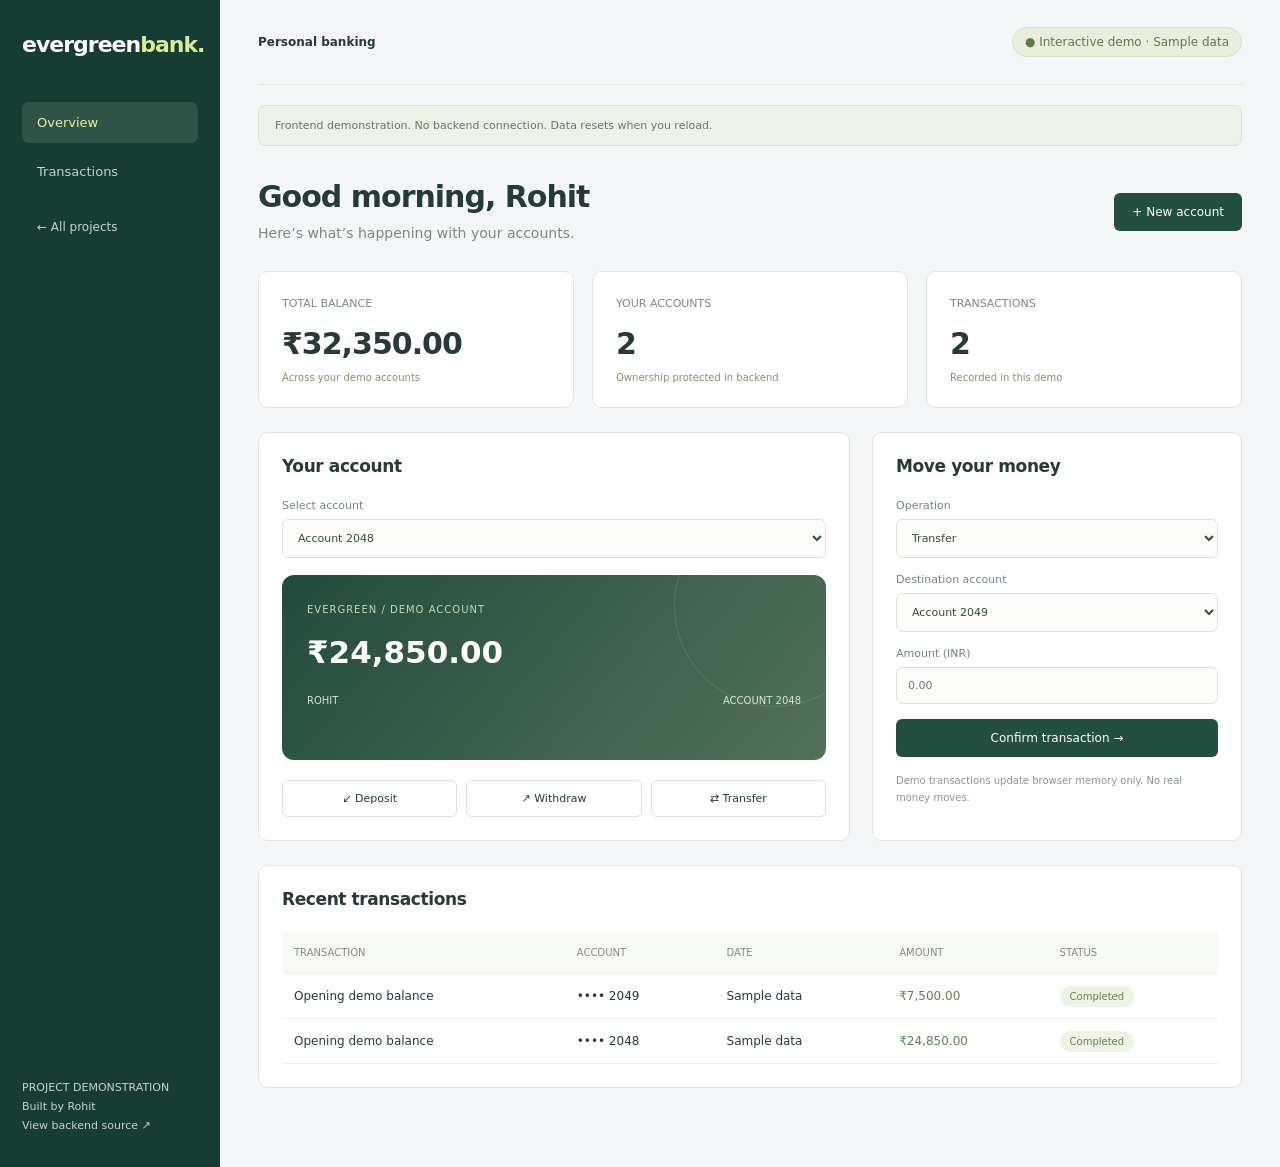
<file: frontend/index.html>
<!doctype html><html lang="en"><head><meta charset="utf-8"><meta name="viewport" content="width=device-width,initial-scale=1"><title>Banking | Rohit’s project demo</title><style>*{box-sizing:border-box}body{margin:0;background:#f4f6f8;color:#263b39;font:14px system-ui,sans-serif}button,input,select{font:inherit}button,a{cursor:pointer}button{border:0;background:none;color:inherit}a{color:inherit;text-decoration:none}button:focus-visible,a:focus-visible,input:focus-visible{outline:3px solid #b0cc70;outline-offset:3px}.layout{display:grid;grid-template-columns:220px 1fr;min-height:100vh}aside{background:#173c34;color:#c4d4ca;padding:32px 22px;display:flex;flex-direction:column}.brand{font-size:22px;font-weight:750;color:white;letter-spacing:-1px;margin-bottom:45px}.brand span{color:#d9eb9c}aside button{display:block;text-align:left;padding:13px 15px;margin-bottom:8px;border-radius:7px;width:100%;font-size:13px}aside button.active{background:#315247;color:#e2f29e}aside small{margin-top:auto;font-size:11px;line-height:1.7;padding-top:40px}.workspace{padding:0 38px 45px;max-width:1500px;width:100%;margin:auto}.top{display:flex;justify-content:space-between;align-items:center;height:85px;border-bottom:1px solid #dfe5df;font-size:12px}.top span{background:#e9efdc;border:1px solid #d7e1c8;padding:7px 12px;border-radius:20px;color:#60784b}.heading{display:flex;align-items:center;justify-content:space-between;margin:33px 0 25px}h1{font-size:30px;letter-spacing:-1px;margin:0 0 8px;font-weight:650}p{color:#7b8983;line-height:1.7;margin:0}.primary{background:#244e40;color:white;border-radius:6px;padding:12px 18px;font-size:12px}.stats{display:grid;grid-template-columns:repeat(3,1fr);gap:18px}.stat,.panel{background:white;border:1px solid #e0e6df;border-radius:10px;padding:23px}.stat p{font-size:11px}.stat strong{font-size:30px;display:block;margin:13px 0 7px;letter-spacing:-1px}.stat small{color:#7f9472;font-size:10px}.columns{display:grid;grid-template-columns:1.6fr 1fr;gap:22px;margin:24px 0}h2{font-size:17px;letter-spacing:-.4px;margin:0 0 23px}.account{background:linear-gradient(130deg,#234b3d,#53715a);border-radius:12px;color:white;padding:25px;min-height:185px;position:relative;overflow:hidden}.account:after{content:'';position:absolute;width:200px;height:200px;border:1px solid #ffffff20;border-radius:50%;right:-50px;top:-70px}.account small{color:#c4d7b6;font-size:10px;letter-spacing:1px}.account strong{display:block;font-size:31px;margin:18px 0 22px}.account p{color:#d7e3d2;font-size:10px;display:flex;justify-content:space-between}.quick{display:flex;gap:9px;margin-top:20px}.quick button{border:1px solid #dae3d6;border-radius:6px;padding:11px;flex:1;font-size:11px}.fields{display:grid;gap:15px}label{display:grid;gap:7px;font-size:11px;color:#75877a}input,select{padding:11px;border:1px solid #dce4d7;border-radius:6px;background:#fcfdfb;min-width:0;width:100%;color:#304d41}.hint{font-size:10px;color:#8a978c;line-height:1.7;margin-top:15px}.table-wrap{overflow:auto}table{border-collapse:collapse;width:100%;text-align:left;font-size:12px;white-space:nowrap}th{background:#f7f9f5;color:#82917d;font-size:10px;font-weight:500}td,th{padding:15px 12px;border-bottom:1px solid #edf0e9}td small{font-size:10px;color:#8a9786}.pill{border-radius:20px;background:#edf3e5;color:#69824f;font-size:10px;padding:5px 10px}.negative{color:#a26e56}.positive{color:#63854c}#notice{color:#426342;min-height:22px;font-size:12px;margin-top:12px}.section[hidden]{display:none}.catalog{display:grid;grid-template-columns:repeat(3,1fr);gap:18px;margin-top:22px}.book-card{border:1px solid #e1e7dd;border-radius:10px;background:white;padding:20px}.cover{height:155px;display:flex;justify-content:center;align-items:center;background:#eef1e7;margin-bottom:18px;border-radius:7px}.cover div{width:90px;height:125px;background:#a9b697;border-left:7px solid #778c67;border-radius:2px 6px 6px 2px;box-shadow:8px 9px 13px #364d391a;padding:15px 9px;font:19px Georgia;color:#2d4938}.book-card h3{font-size:14px;margin:0 0 6px}.book-card p{font-size:11px}.book-card .bottom{display:flex;justify-content:space-between;align-items:center;margin-top:18px}.book-card button{font-size:11px;color:#456a3d;border:1px solid #d9e3cf;padding:8px 12px;border-radius:5px}.book-card button:disabled{opacity:.45;cursor:default}.toolbar{display:flex;gap:15px}.toolbar input{max-width:360px}.demo-note{background:#edf1e7;border:1px solid #dce4d3;padding:13px 16px;border-radius:7px;font-size:11px;color:#68785e;margin:20px 0}.empty{padding:20px;color:#7b8983} @media(max-width:900px){.layout{grid-template-columns:175px 1fr}.workspace{padding:0 20px 30px}.columns{grid-template-columns:1fr}.catalog{grid-template-columns:repeat(2,1fr)}.stat{padding:16px}.stat strong{font-size:23px}}@media(max-width:600px){.layout{display:block}aside{padding:17px;display:block}.brand{margin:0 0 15px}aside button{display:inline-block;width:auto;margin:0;padding:10px}aside small{display:none}.workspace{padding:0 17px 30px}.top{height:65px}.heading{gap:15px}h1{font-size:24px}.stats{gap:8px}.stat{padding:12px}.stat strong{font-size:21px}.stat small{font-size:9px}.catalog{grid-template-columns:1fr}.panel{padding:18px}.toolbar{flex-direction:column}.heading .primary{padding:10px}.top span{font-size:10px}}
</style></head><body><div class="layout"><aside><a class="brand" href="/banking/">evergreen<span>bank.</span></a><button data-tab="overview" class="active">Overview</button><button data-tab="activity" class="">Transactions</button><a href="/" style="display:block;font-size:12px;padding:20px 15px">← All projects</a><small>PROJECT DEMONSTRATION<br>Built by Rohit<br><a href="https://github.com/rohit-dev45/banking-system" target="_blank" rel="noopener noreferrer">View backend source ↗</a></small></aside><main class="workspace"><header class="top"><b>Personal banking</b><span>● Interactive demo · Sample data</span></header><div class="demo-note">Frontend demonstration. No backend connection. Data resets when you reload.</div><div class="heading"><div><h1>Good morning, Rohit</h1><p>Here’s what’s happening with your accounts.</p></div><button class="primary" id="new-account">+ New account</button></div><div class="stats"><div class="stat"><p>TOTAL BALANCE</p><strong id="total"></strong><small>Across your demo accounts</small></div><div class="stat"><p>YOUR ACCOUNTS</p><strong id="count"></strong><small>Ownership protected in backend</small></div><div class="stat"><p>TRANSACTIONS</p><strong id="tx-count"></strong><small>Recorded in this demo</small></div></div><section class="section" id="overview"><div class="columns"><div class="panel"><h2>Your account</h2><label>Select account<select id="account-select"></select></label><div class="account" style="margin-top:17px"><small>EVERGREEN / DEMO ACCOUNT</small><strong id="account-balance"></strong><p><span>ROHIT</span><span id="account-number"></span></p></div><div class="quick"><button data-action="deposit">↙ Deposit</button><button data-action="withdraw">↗ Withdraw</button><button data-action="transfer">⇄ Transfer</button></div></div><div class="panel"><h2>Move your money</h2><form id="money-form" class="fields"><label>Operation<select id="operation"><option value="transfer">Transfer</option><option value="deposit">Deposit</option><option value="withdraw">Withdraw</option></select></label><label id="destination-label">Destination account<select id="destination"></select></label><label>Amount (INR)<input id="amount" type="number" min="0.01" max="999999999" step="0.01" placeholder="0.00" required></label><button class="primary">Confirm transaction →</button></form><p class="hint">Demo transactions update browser memory only. No real money moves.</p></div></div></section><section class="panel" style="margin-top:24px"><h2>Recent transactions</h2><div class="table-wrap"><table><thead><tr><th>TRANSACTION</th><th>ACCOUNT</th><th>DATE</th><th>AMOUNT</th><th>STATUS</th></tr></thead><tbody id="transactions"></tbody></table></div></section><div id="notice" role="status" aria-live="polite"></div></main></div><script>let accounts=[{id:2048,balance:2485000},{id:2049,balance:750000}];let entries=[{kind:'Opening demo balance',id:2048,amount:2485000,date:'Sample data'},{kind:'Opening demo balance',id:2049,amount:750000,date:'Sample data'}];let selected=2048;
const money=n=>new Intl.NumberFormat('en-IN',{style:'currency',currency:'INR'}).format(n/100);const el=id=>document.getElementById(id);function render(){el('total').textContent=money(accounts.reduce((s,a)=>s+a.balance,0));el('count').textContent=accounts.length;el('tx-count').textContent=entries.length;el('account-select').innerHTML=accounts.map(a=>`<option value="${a.id}">Account ${a.id}</option>`).join('');el('account-select').value=selected;el('destination').innerHTML=accounts.filter(a=>a.id!==selected).map(a=>`<option value="${a.id}">Account ${a.id}</option>`).join('');el('account-balance').textContent=money(accounts.find(a=>a.id===selected).balance);el('account-number').textContent='ACCOUNT '+selected;el('transactions').innerHTML=[...entries].reverse().map(e=>`<tr><td>${e.kind}</td><td>•••• ${e.id}</td><td>${e.date}</td><td class="${e.amount<0?'negative':'positive'}">${money(e.amount)}</td><td><span class="pill">Completed</span></td></tr>`).join('')};el('account-select').onchange=e=>{selected=Number(e.target.value);render()};el('new-account').onclick=()=>{selected=Math.max(...accounts.map(a=>a.id))+1;accounts.push({id:selected,balance:0});render();el('notice').textContent='New zero-balance demo account created.'};document.querySelectorAll('[data-action]').forEach(b=>b.onclick=()=>{el('operation').value=b.dataset.action;el('operation').onchange();el('amount').focus()});el('operation').onchange=()=>el('destination-label').hidden=el('operation').value!=='transfer';el('money-form').onsubmit=e=>{e.preventDefault();const raw=el('amount').value;const value=Number(raw);const amount=Math.round(value*100);if(!Number.isFinite(value)||amount<=0||Math.abs(value*100-amount)>.00001){el('notice').textContent='Enter a positive amount with at most two decimal places.';return}const account=accounts.find(a=>a.id===selected),kind=el('operation').value;if(kind!=='deposit'&&account.balance<amount){el('notice').textContent='Insufficient funds. No balances were changed.';return}const date=new Date().toLocaleDateString('en-IN');if(kind==='transfer'){const destination=accounts.find(a=>a.id===Number(el('destination').value));if(!destination||destination.id===selected)return;account.balance-=amount;destination.balance+=amount;entries.push({kind:'Transfer out',id:selected,amount:-amount,date},{kind:'Transfer in',id:destination.id,amount,date})}else{const delta=kind==='deposit'?amount:-amount;account.balance+=delta;entries.push({kind:kind==='deposit'?'Deposit':'Withdrawal',id:selected,amount:delta,date})}render();el('amount').value='';el('notice').textContent='Demo transaction completed successfully.'};render();
document.querySelectorAll('[data-tab]').forEach(button=>button.onclick=()=>{document.querySelectorAll('[data-tab]').forEach(b=>b.classList.toggle('active',b===button));document.getElementById("overview").hidden=button.dataset.tab!=="overview";});</script></body></html>
</file>
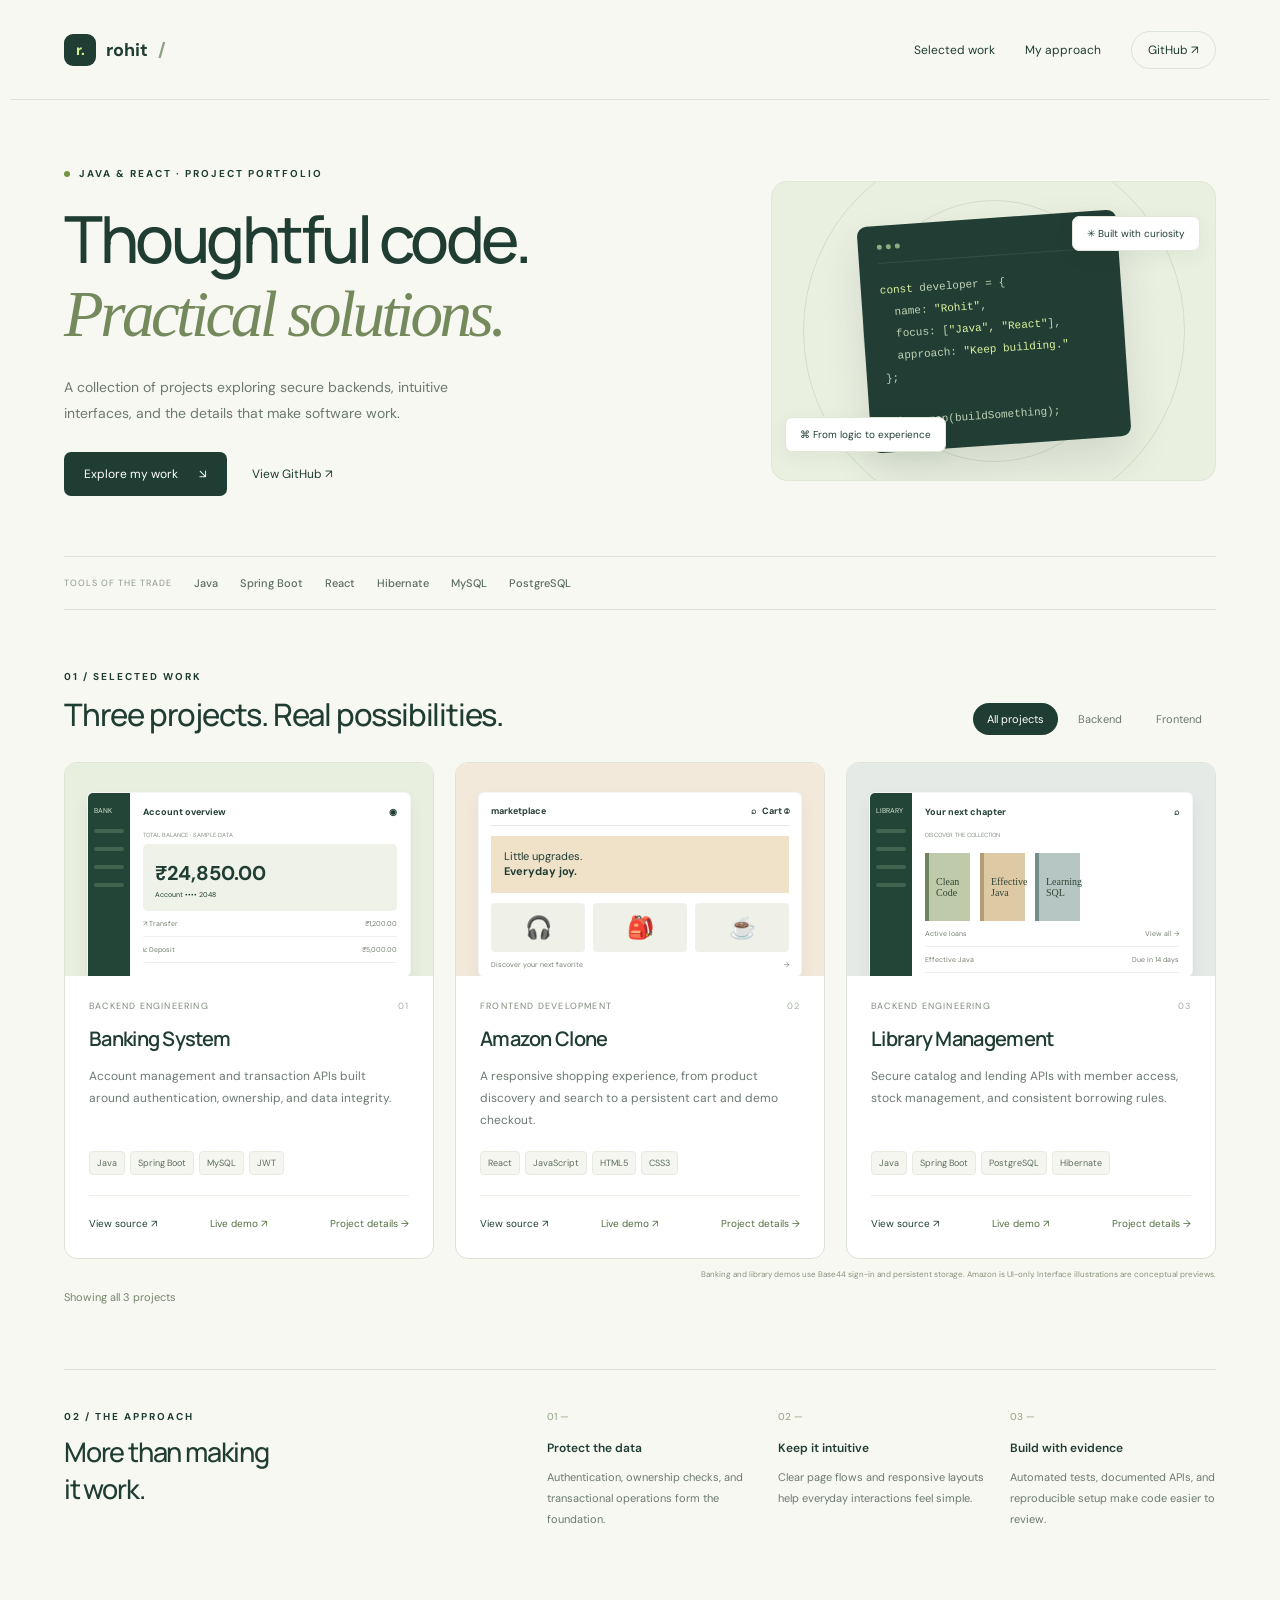
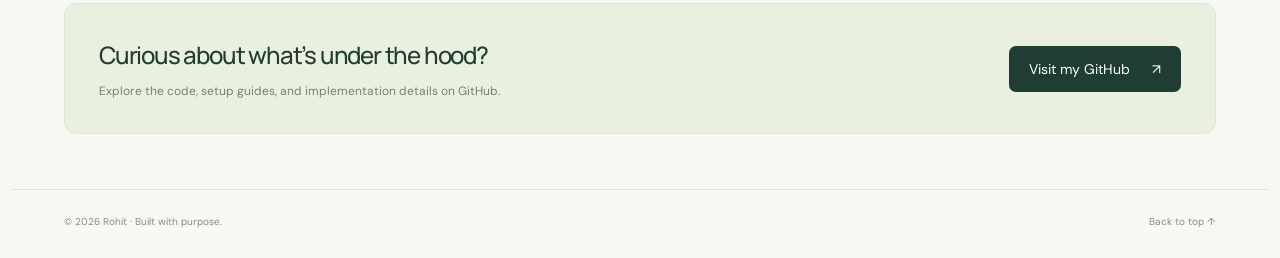
<file: showcase/index.html>
<!DOCTYPE html><html lang="en"><head><meta charset="UTF-8"><meta name="viewport" content="width=device-width,initial-scale=1"><meta name="description" content="Explore Rohit's Java, Spring Boot and React projects: banking, e-commerce and library management."><title>Rohit | Selected Work</title><style>
@import url('https://fonts.googleapis.com/css2?family=DM+Sans:wght@400;500;600;700&family=Manrope:wght@400;500;600;700;800&display=swap');
:root{--ink:#203d34;--muted:#6c7971;--paper:#f7f8f2;--line:#dce3d7;--lime:#d8f18f}*{box-sizing:border-box}html{scroll-behavior:smooth;scroll-padding-top:30px}body{margin:0;background:var(--paper);color:var(--ink);font:14px 'DM Sans',sans-serif}a{color:inherit;text-decoration:none}button{font:inherit;cursor:pointer}button:focus-visible,a:focus-visible,summary:focus-visible{outline:3px solid #6a8c31;outline-offset:5px}header,main,footer{max-width:1260px;margin:auto;padding-left:54px;padding-right:54px}header{height:100px;display:flex;align-items:center;justify-content:space-between;border-bottom:1px solid var(--line)}.logo{display:flex;gap:10px;align-items:center;font-size:18px;font-weight:700}.mark{display:grid;place-items:center;background:var(--ink);color:var(--lime);width:32px;height:32px;border-radius:9px;font-size:15px}nav{display:flex;gap:30px;align-items:center;font-size:12px}.small-link{border:1px solid var(--line);padding:10px 16px;border-radius:30px}.hero{padding-top:67px;padding-bottom:60px;display:grid;grid-template-columns:1.5fr 1fr;gap:40px;align-items:center}.eyebrow{font-size:10px;letter-spacing:2px;font-weight:700;display:flex;align-items:center;gap:9px}.dot{width:6px;height:6px;background:#739645;border-radius:50%}h1,h2,h3{font-family:Manrope,sans-serif}h1{font-size:65px;letter-spacing:-3.5px;line-height:1.12;font-weight:500;margin:23px 0}h1 em{font-family:Georgia,serif;font-weight:400;color:#74895c}.intro{max-width:420px;color:var(--muted);font-size:14px;line-height:1.9}.actions{display:flex;gap:25px;align-items:center;margin-top:25px;font-size:12px}.primary{background:var(--ink);color:white;padding:14px 20px;border-radius:7px;display:inline-block}.arrow{margin-left:18px}.hero-graphic{height:300px;background:#eaf0e0;border:1px solid #dfe7d5;border-radius:16px;position:relative;display:grid;place-items:center;overflow:hidden}.hero-graphic:before,.hero-graphic:after{content:'';position:absolute;border:1px solid #d1ddc5;border-radius:50%;width:260px;height:260px}.hero-graphic:after{width:380px;height:380px}.code-window{position:relative;z-index:1;background:#223d34;color:#e6efde;width:260px;border-radius:10px;box-shadow:0 20px 40px #243b3420;transform:rotate(-4deg);padding:19px}.window-top{display:flex;gap:4px;border-bottom:1px solid #ffffff15;padding-bottom:13px}.window-top i{width:5px;height:5px;background:#8eaa84;border-radius:50%}.code-window pre{font-size:11px;line-height:2;margin:16px 0 0;color:#c0d3b8}.code-window b{color:#dcf2a0;font-weight:400}.float{position:absolute;z-index:2;font-size:10px;padding:10px 14px;background:white;border:1px solid #e0e7da;border-radius:7px;box-shadow:0 5px 20px #203d3410}.float.top{top:34px;right:15px}.float.bottom{bottom:28px;left:13px}.stackline{display:flex;align-items:center;gap:22px;border-top:1px solid var(--line);border-bottom:1px solid var(--line);padding:19px 0;color:#5e6e61;font-size:11px}.stackline span:first-child{color:#8c978c;font-size:9px;letter-spacing:1px}.stackline b{font-weight:500}.section-head{display:flex;justify-content:space-between;gap:20px;align-items:end;margin:60px 0 27px}h2{font-size:31px;letter-spacing:-1.2px;font-weight:500;margin:10px 0 0}.filters{display:flex;gap:6px}.filter{background:none;border:1px solid transparent;padding:8px 13px;border-radius:30px;color:var(--muted);font-size:11px}.filter.active{background:var(--ink);color:white}.projects{display:grid;grid-template-columns:repeat(3,1fr);gap:21px}.project{border:1px solid var(--line);border-radius:13px;background:#fff;overflow:hidden;transition:transform .2s,box-shadow .2s}.project:hover{transform:translateY(-4px);box-shadow:0 12px 25px #203d340b}.preview{height:213px;padding:29px 22px;overflow:hidden;position:relative;background:#e9efdf}.preview.shop{background:#f2e9da}.preview.library{background:#e6eae7}.mini{background:#fff;border-radius:6px;box-shadow:0 8px 15px #203d3412;height:185px;display:grid;grid-template-columns:42px 1fr;font-size:7px;border:1px solid #0000000a}.mini-side{background:#224538;color:#d7e6d5;padding:13px 6px;border-radius:5px 0 0 0}.mini-side i{display:block;height:4px;background:#9bb39444;margin:14px 0;border-radius:3px}.mini-body{padding:13px}.mini-title{display:flex;justify-content:space-between;font-weight:700;font-size:9px}.mini-label{color:#879286;font-size:6px;margin:13px 0 5px}.mini-balance{background:#eef2e8;padding:12px;border-radius:5px}.mini-balance strong{display:block;font-size:20px;margin:4px 0}.bars{display:flex;height:35px;gap:6px;align-items:end;margin-top:8px}.bars i{background:#a2b78d;flex:1;border-radius:2px 2px 0 0}.mini-row{border-bottom:1px solid #eef1e9;padding:8px 0;display:flex;justify-content:space-between;color:#748070}.mini-shop{display:block;padding:12px}.mini-shop .mini-title{color:#293d38;border-bottom:1px solid #e9ebe5;padding-bottom:8px}.mini-banner{margin-top:10px;background:#f0e2c9;padding:13px;font-size:11px;line-height:1.4}.mini-products{display:flex;gap:8px;margin-top:10px}.mini-products div{background:#eff1e9;flex:1;text-align:center;font-size:22px;padding:10px 0;border-radius:4px}.bookrow{display:flex;gap:10px;margin-top:14px}.book{height:68px;width:45px;background:#becaa9;color:#314537;display:flex;align-items:center;padding:7px;font:10px Georgia;border-left:4px solid #6e845d}.book:nth-child(2){background:#dec9a5;border-color:#b29c74}.book:nth-child(3){background:#b6c7c3;border-color:#748f89}.project-content{padding:24px}.project-type{display:flex;justify-content:space-between;font-size:9px;letter-spacing:1.2px;color:#7d887b}.project-type span:last-child{color:#a4afa2}h3{font-size:20px;letter-spacing:-.7px;font-weight:600;margin:13px 0}.description{color:var(--muted);font-size:12px;line-height:1.85;min-height:66px}.tags{display:flex;gap:5px;flex-wrap:wrap;margin:20px 0}.tag{background:#f4f6ef;border:1px solid #e7ebdf;border-radius:4px;padding:5px 7px;font-size:9px;color:#5e6d5d}.project-links{border-top:1px solid #edf0e7;padding-top:17px;display:flex;justify-content:space-between;font-size:10px;align-items:center;flex-wrap:wrap;gap:10px}.details-btn{background:none;border:0;color:#526d40;padding:4px 0}.preview-label{font-size:8px;color:#88937c;text-align:right;margin:10px 0}.approach{margin-top:65px;display:grid;grid-template-columns:1fr 1.6fr;gap:65px;padding:40px 0;border-top:1px solid var(--line)}.approach h2{font-size:27px}.principles{display:grid;grid-template-columns:repeat(3,1fr);gap:25px}.principles b{font-size:12px;font-weight:600}.principles p{font-size:11px;color:var(--muted);line-height:1.9}.number{font-size:10px;color:#91a17e;margin-bottom:15px}.closing{padding:34px;background:#eaf0df;border:1px solid #dde6d1;border-radius:12px;display:flex;align-items:center;justify-content:space-between;margin:22px 0 55px}.closing h2{font-size:24px;margin:0}.closing p{font-size:12px;color:#75816c;margin-bottom:0}footer{display:flex;justify-content:space-between;padding-top:25px;padding-bottom:30px;border-top:1px solid var(--line);font-size:10px;color:#82907f}dialog{max-width:590px;width:calc(100% - 35px);padding:32px;border:1px solid var(--line);border-radius:15px;color:var(--ink);background:var(--paper)}dialog::backdrop{background:#152e26a8;backdrop-filter:blur(4px)}dialog .close{float:right;border:1px solid var(--line);background:white;width:30px;height:30px;border-radius:50%}dialog p,dialog li{color:var(--muted);line-height:1.9;font-size:13px}dialog li{margin-bottom:9px}dialog h2{margin-top:25px}.empty{display:none} @media(prefers-reduced-motion:reduce){*{scroll-behavior:auto!important;transition:none!important}}@media(max-width:950px){header,main,footer{padding-left:28px;padding-right:28px}h1{font-size:50px}.projects{gap:13px}.project-content{padding:17px}.preview{padding:25px 12px}.approach{gap:30px}}@media(max-width:700px){header{height:80px}nav{gap:15px}nav a:nth-child(2){display:none}.hero{grid-template-columns:1fr;padding-top:40px;gap:30px}h1{font-size:52px}.hero-graphic{height:250px}.stackline{gap:15px;flex-wrap:wrap}.projects{grid-template-columns:1fr}.preview{height:245px;padding:25px 35px}.mini{height:240px}.section-head{align-items:start;flex-direction:column}.description{min-height:0}.approach{grid-template-columns:1fr}.principles{gap:15px}.closing{align-items:start;gap:20px;flex-direction:column}footer{gap:25px}.project-content{padding:25px}.preview-label{text-align:left}.hero h1{letter-spacing:-2.5px}}
</style></head><body><header><a class="logo" href="#"><span class="mark">r.</span>rohit<span style="color:#91a184">/</span></a><nav><a href="#work">Selected work</a><a href="#approach">My approach</a><a class="small-link" href="https://github.com/rohit-dev45" target="_blank" rel="noopener noreferrer">GitHub ↗</a></nav></header><main><section class="hero"><div><div class="eyebrow"><span class="dot"></span> JAVA & REACT · PROJECT PORTFOLIO</div><h1>Thoughtful code.<br><em>Practical solutions.</em></h1><p class="intro">A collection of projects exploring secure backends, intuitive interfaces, and the details that make software work.</p><div class="actions"><a class="primary" href="#work">Explore my work <span class="arrow">↘</span></a><a href="https://github.com/rohit-dev45" target="_blank" rel="noopener noreferrer">View GitHub ↗</a></div></div><div class="hero-graphic" aria-hidden="true"><div class="float top">✳ Built with curiosity</div><div class="code-window"><div class="window-top"><i></i><i></i><i></i></div><pre><b>const</b> developer = {
  name: <b>"Rohit"</b>,
  focus: [<b>"Java", "React"</b>],
  approach: <b>"Keep building."</b>
};

<b>ideas</b>.map(buildSomething);</pre></div><div class="float bottom">⌘ From logic to experience</div></div></section><div class="stackline"><span>TOOLS OF THE TRADE</span><b>Java</b><b>Spring Boot</b><b>React</b><b>Hibernate</b><b>MySQL</b><b>PostgreSQL</b></div><section id="work"><div class="section-head"><div><div class="eyebrow">01 / SELECTED WORK</div><h2>Three projects. Real possibilities.</h2></div><div class="filters" role="group" aria-label="Filter projects"><button class="filter active" data-filter="all" aria-pressed="true">All projects</button><button class="filter" data-filter="backend" aria-pressed="false">Backend</button><button class="filter" data-filter="frontend" aria-pressed="false">Frontend</button></div></div><div class="projects">
<article class="project" data-category="backend"><div class="preview" aria-label="Illustrative banking dashboard"><div class="mini"><div class="mini-side">BANK<i></i><i></i><i></i><i></i></div><div class="mini-body"><div class="mini-title">Account overview <span>◉</span></div><div class="mini-label">TOTAL BALANCE · SAMPLE DATA</div><div class="mini-balance"><strong>₹24,850.00</strong><span>Account •••• 2048</span></div><div class="mini-row"><span>↗ Transfer</span><span>₹1,200.00</span></div><div class="mini-row"><span>↙ Deposit</span><span>₹5,000.00</span></div></div></div></div><div class="project-content"><div class="project-type">BACKEND ENGINEERING <span>01</span></div><h3>Banking System</h3><p class="description">Account management and transaction APIs built around authentication, ownership, and data integrity.</p><div class="tags"><span class="tag">Java</span><span class="tag">Spring Boot</span><span class="tag">MySQL</span><span class="tag">JWT</span></div><div class="project-links"><a href="https://github.com/rohit-dev45/banking-system" target="_blank" rel="noopener noreferrer">View source ↗</a><a href="https://rohit-full-stack-projects-e2cbb008.base44.app/banking" class="details-btn" style="margin-right:10px">Live demo ↗</a><button class="details-btn" data-project="banking">Project details →</button></div></div></article>
<article class="project" data-category="frontend"><div class="preview shop" aria-label="Illustrative shopping interface"><div class="mini mini-shop"><div class="mini-title">marketplace <span>⌕ &nbsp; Cart ②</span></div><div class="mini-banner">Little upgrades.<br><b>Everyday joy.</b></div><div class="mini-products"><div>🎧</div><div>🎒</div><div>☕</div></div><div class="mini-row"><span>Discover your next favorite</span><span>→</span></div></div></div><div class="project-content"><div class="project-type">FRONTEND DEVELOPMENT <span>02</span></div><h3>Amazon Clone</h3><p class="description">A responsive shopping experience, from product discovery and search to a persistent cart and demo checkout.</p><div class="tags"><span class="tag">React</span><span class="tag">JavaScript</span><span class="tag">HTML5</span><span class="tag">CSS3</span></div><div class="project-links"><a href="https://github.com/rohit-dev45/amazon-clone" target="_blank" rel="noopener noreferrer">View source ↗</a><a href="/amazon/" class="details-btn" style="margin-right:10px">Live demo ↗</a><button class="details-btn" data-project="amazon">Project details →</button></div></div></article>
<article class="project" data-category="backend"><div class="preview library" aria-label="Illustrative library dashboard"><div class="mini"><div class="mini-side">LIBRARY<i></i><i></i><i></i><i></i></div><div class="mini-body"><div class="mini-title">Your next chapter <span>⌕</span></div><div class="mini-label">DISCOVER THE COLLECTION</div><div class="bookrow"><div class="book">Clean<br>Code</div><div class="book">Effective<br>Java</div><div class="book">Learning<br>SQL</div></div><div class="mini-row"><span>Active loans</span><span>View all →</span></div><div class="mini-row"><span>Effective Java</span><span>Due in 14 days</span></div></div></div></div><div class="project-content"><div class="project-type">BACKEND ENGINEERING <span>03</span></div><h3>Library Management</h3><p class="description">Secure catalog and lending APIs with member access, stock management, and consistent borrowing rules.</p><div class="tags"><span class="tag">Java</span><span class="tag">Spring Boot</span><span class="tag">PostgreSQL</span><span class="tag">Hibernate</span></div><div class="project-links"><a href="https://github.com/rohit-dev45/library-management" target="_blank" rel="noopener noreferrer">View source ↗</a><a href="https://rohit-full-stack-projects-e2cbb008.base44.app/library" class="details-btn" style="margin-right:10px">Live demo ↗</a><button class="details-btn" data-project="library">Project details →</button></div></div></article></div><p class="preview-label">Banking and library demos use Base44 sign-in and persistent storage. Amazon is UI-only. Interface illustrations are conceptual previews.</p><p id="filter-status" role="status" style="font-size:11px;color:#76866d">Showing all 3 projects</p></section><section class="approach" id="approach"><div><div class="eyebrow">02 / THE APPROACH</div><h2>More than making<br>it work.</h2></div><div class="principles"><div><div class="number">01 —</div><b>Protect the data</b><p>Authentication, ownership checks, and transactional operations form the foundation.</p></div><div><div class="number">02 —</div><b>Keep it intuitive</b><p>Clear page flows and responsive layouts help everyday interactions feel simple.</p></div><div><div class="number">03 —</div><b>Build with evidence</b><p>Automated tests, documented APIs, and reproducible setup make code easier to review.</p></div></div></section><section class="closing"><div><h2>Curious about what’s under the hood?</h2><p>Explore the code, setup guides, and implementation details on GitHub.</p></div><a class="primary" href="https://github.com/rohit-dev45" target="_blank" rel="noopener noreferrer">Visit my GitHub <span class="arrow">↗</span></a></section></main><footer><span>© 2026 Rohit · Built with purpose.</span><a href="#">Back to top ↑</a></footer><dialog id="details"><button class="close" aria-label="Close project details">×</button><div class="eyebrow" id="detail-type"></div><h2 id="detail-title"></h2><p id="detail-description"></p><ul id="detail-features"></ul><p id="detail-note"></p><a class="primary" id="detail-link" target="_blank" rel="noopener noreferrer">Explore source on GitHub ↗</a></dialog><script>
const content={banking:{title:'Banking System Backend',type:'JAVA · SPRING BOOT · MYSQL',description:'REST APIs for accounts and transactions, secured with BCrypt passwords and expiring JWT access tokens.',features:['Create accounts, check balances, and browse transaction history.','Deposit, withdraw, and transfer using BigDecimal currency arithmetic.','Atomic transfers with ordered row locking and ownership checks.','Five passing backend tests; Docker setup and API documentation.'],note:'Educational backend. Deposits are simulated; no payment integration. Tests use H2; live MySQL and production operations are not verified.',repo:'banking-system'},amazon:{title:'Amazon Clone Frontend',type:'REACT · JAVASCRIPT · HTML · CSS',description:'An independent Amazon-inspired shopping demo, designed around the complete product-to-cart experience.',features:['Browse products, filter categories, search, and sort by price.','Inspect product details and update cart quantities.','Keep cart items across browser sessions with local storage.','Simulate checkout; two passing unit tests and a passing production build.'],note:'Fictional product catalog. No real payments, authentication, or orders are collected. Independent educational demo with no Amazon affiliation.',repo:'amazon-clone'},library:{title:'Library Management System',type:'JAVA · SPRING BOOT · POSTGRESQL',description:'A secure lending backend that keeps book availability and member borrowing records consistent.',features:['Search a paginated catalog; trusted librarians can add books.','Borrow available copies and view your borrowing history.','Return your own loans, with duplicate borrowing and repeated returns prevented.','Four passing backend tests; Docker setup and documented APIs.'],note:'Educational backend. Catalog writes require a configured librarian ID. Tests use H2; live PostgreSQL concurrency is not verified.',repo:'library-management'}};
const dialog=document.querySelector('#details');document.querySelectorAll('[data-project]').forEach(button=>button.addEventListener('click',()=>{const p=content[button.dataset.project];document.querySelector('#detail-type').textContent=p.type;document.querySelector('#detail-title').textContent=p.title;document.querySelector('#detail-description').textContent=p.description;document.querySelector('#detail-note').textContent=p.note;document.querySelector('#detail-features').replaceChildren(...p.features.map(text=>{const li=document.createElement('li');li.textContent=text;return li}));document.querySelector('#detail-link').href='https://github.com/rohit-dev45/'+p.repo;dialog.setAttribute('aria-labelledby','detail-title');dialog.showModal()}));dialog.querySelector('.close').onclick=()=>dialog.close();dialog.addEventListener('click',e=>{if(e.target===dialog){const r=dialog.getBoundingClientRect();if(e.clientX<r.left||e.clientX>r.right||e.clientY<r.top||e.clientY>r.bottom)dialog.close()}});
document.querySelectorAll('.filter').forEach(button=>button.addEventListener('click',()=>{const value=button.dataset.filter;document.querySelectorAll('.filter').forEach(b=>{b.classList.toggle('active',b===button);b.setAttribute('aria-pressed',String(b===button))});let count=0;document.querySelectorAll('.project').forEach(card=>{const show=value==='all'||card.dataset.category===value;card.hidden=!show;if(show)count++});document.querySelector('#filter-status').textContent=`Showing ${value==='all'?'all ':''}${count} ${value==='all'?'':value+' '}project${count===1?'':'s'}`}));
</script></body></html>
</file>
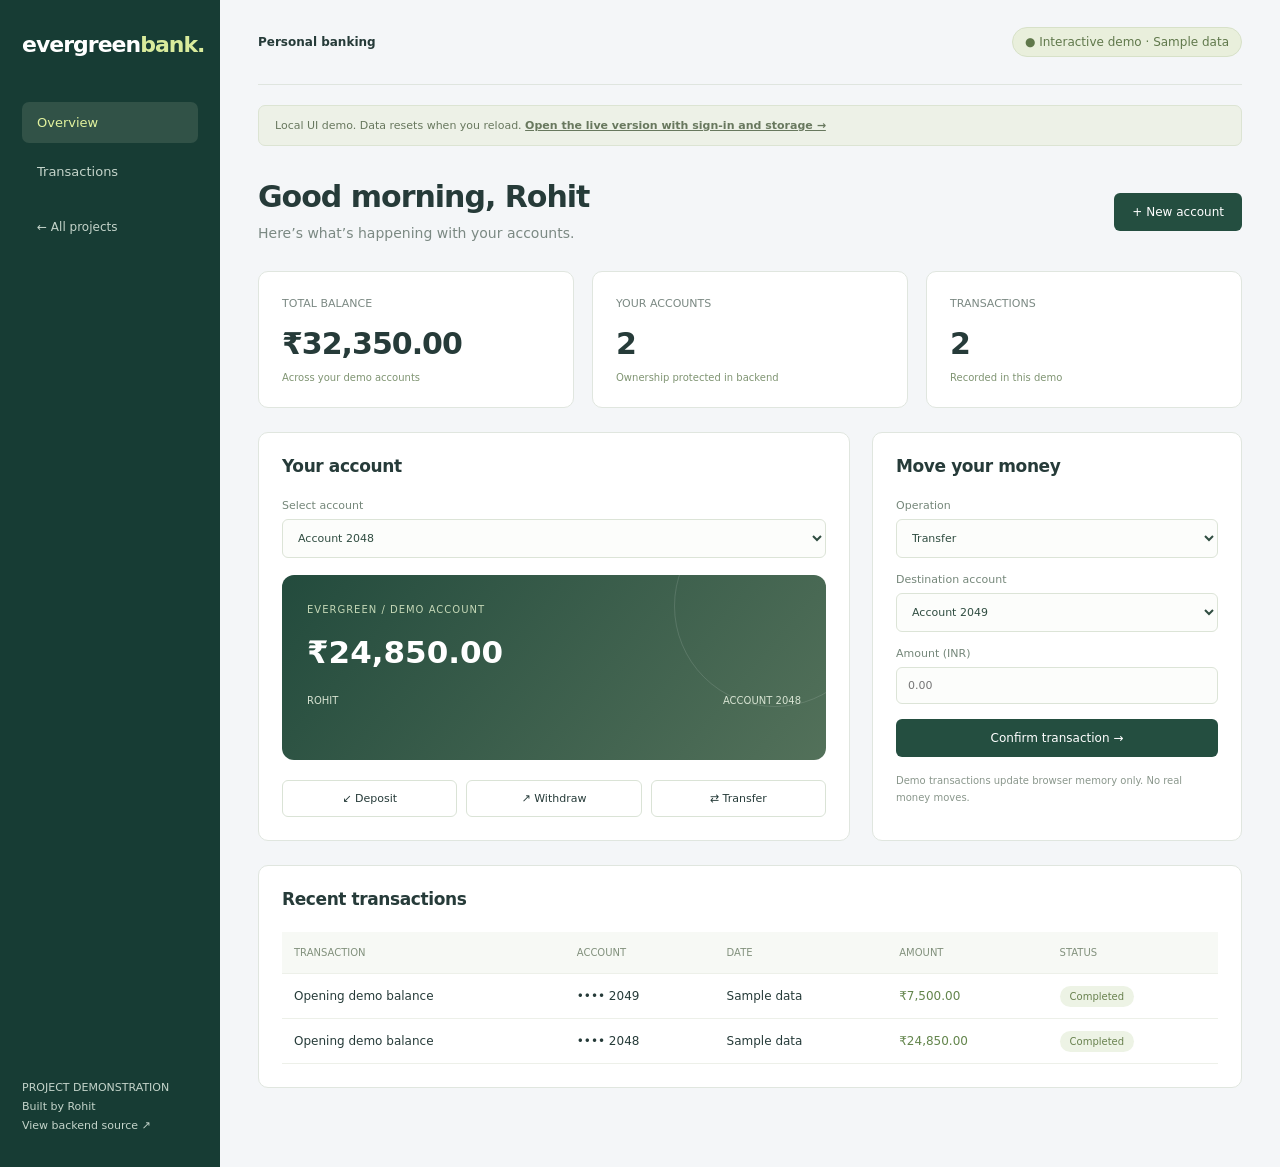
<file: showcase/banking/index.html>
<!doctype html><html lang="en"><head><meta charset="utf-8"><meta name="viewport" content="width=device-width,initial-scale=1"><title>Banking | Rohit’s project demo</title><style>*{box-sizing:border-box}body{margin:0;background:#f4f6f8;color:#263b39;font:14px system-ui,sans-serif}button,input,select{font:inherit}button,a{cursor:pointer}button{border:0;background:none;color:inherit}a{color:inherit;text-decoration:none}button:focus-visible,a:focus-visible,input:focus-visible{outline:3px solid #b0cc70;outline-offset:3px}.layout{display:grid;grid-template-columns:220px 1fr;min-height:100vh}aside{background:#173c34;color:#c4d4ca;padding:32px 22px;display:flex;flex-direction:column}.brand{font-size:22px;font-weight:750;color:white;letter-spacing:-1px;margin-bottom:45px}.brand span{color:#d9eb9c}aside button{display:block;text-align:left;padding:13px 15px;margin-bottom:8px;border-radius:7px;width:100%;font-size:13px}aside button.active{background:#315247;color:#e2f29e}aside small{margin-top:auto;font-size:11px;line-height:1.7;padding-top:40px}.workspace{padding:0 38px 45px;max-width:1500px;width:100%;margin:auto}.top{display:flex;justify-content:space-between;align-items:center;height:85px;border-bottom:1px solid #dfe5df;font-size:12px}.top span{background:#e9efdc;border:1px solid #d7e1c8;padding:7px 12px;border-radius:20px;color:#60784b}.heading{display:flex;align-items:center;justify-content:space-between;margin:33px 0 25px}h1{font-size:30px;letter-spacing:-1px;margin:0 0 8px;font-weight:650}p{color:#7b8983;line-height:1.7;margin:0}.primary{background:#244e40;color:white;border-radius:6px;padding:12px 18px;font-size:12px}.stats{display:grid;grid-template-columns:repeat(3,1fr);gap:18px}.stat,.panel{background:white;border:1px solid #e0e6df;border-radius:10px;padding:23px}.stat p{font-size:11px}.stat strong{font-size:30px;display:block;margin:13px 0 7px;letter-spacing:-1px}.stat small{color:#7f9472;font-size:10px}.columns{display:grid;grid-template-columns:1.6fr 1fr;gap:22px;margin:24px 0}h2{font-size:17px;letter-spacing:-.4px;margin:0 0 23px}.account{background:linear-gradient(130deg,#234b3d,#53715a);border-radius:12px;color:white;padding:25px;min-height:185px;position:relative;overflow:hidden}.account:after{content:'';position:absolute;width:200px;height:200px;border:1px solid #ffffff20;border-radius:50%;right:-50px;top:-70px}.account small{color:#c4d7b6;font-size:10px;letter-spacing:1px}.account strong{display:block;font-size:31px;margin:18px 0 22px}.account p{color:#d7e3d2;font-size:10px;display:flex;justify-content:space-between}.quick{display:flex;gap:9px;margin-top:20px}.quick button{border:1px solid #dae3d6;border-radius:6px;padding:11px;flex:1;font-size:11px}.fields{display:grid;gap:15px}label{display:grid;gap:7px;font-size:11px;color:#75877a}input,select{padding:11px;border:1px solid #dce4d7;border-radius:6px;background:#fcfdfb;min-width:0;width:100%;color:#304d41}.hint{font-size:10px;color:#8a978c;line-height:1.7;margin-top:15px}.table-wrap{overflow:auto}table{border-collapse:collapse;width:100%;text-align:left;font-size:12px;white-space:nowrap}th{background:#f7f9f5;color:#82917d;font-size:10px;font-weight:500}td,th{padding:15px 12px;border-bottom:1px solid #edf0e9}td small{font-size:10px;color:#8a9786}.pill{border-radius:20px;background:#edf3e5;color:#69824f;font-size:10px;padding:5px 10px}.negative{color:#a26e56}.positive{color:#63854c}#notice{color:#426342;min-height:22px;font-size:12px;margin-top:12px}.section[hidden]{display:none}.catalog{display:grid;grid-template-columns:repeat(3,1fr);gap:18px;margin-top:22px}.book-card{border:1px solid #e1e7dd;border-radius:10px;background:white;padding:20px}.cover{height:155px;display:flex;justify-content:center;align-items:center;background:#eef1e7;margin-bottom:18px;border-radius:7px}.cover div{width:90px;height:125px;background:#a9b697;border-left:7px solid #778c67;border-radius:2px 6px 6px 2px;box-shadow:8px 9px 13px #364d391a;padding:15px 9px;font:19px Georgia;color:#2d4938}.book-card h3{font-size:14px;margin:0 0 6px}.book-card p{font-size:11px}.book-card .bottom{display:flex;justify-content:space-between;align-items:center;margin-top:18px}.book-card button{font-size:11px;color:#456a3d;border:1px solid #d9e3cf;padding:8px 12px;border-radius:5px}.book-card button:disabled{opacity:.45;cursor:default}.toolbar{display:flex;gap:15px}.toolbar input{max-width:360px}.demo-note{background:#edf1e7;border:1px solid #dce4d3;padding:13px 16px;border-radius:7px;font-size:11px;color:#68785e;margin:20px 0}.empty{padding:20px;color:#7b8983} @media(max-width:900px){.layout{grid-template-columns:175px 1fr}.workspace{padding:0 20px 30px}.columns{grid-template-columns:1fr}.catalog{grid-template-columns:repeat(2,1fr)}.stat{padding:16px}.stat strong{font-size:23px}}@media(max-width:600px){.layout{display:block}aside{padding:17px;display:block}.brand{margin:0 0 15px}aside button{display:inline-block;width:auto;margin:0;padding:10px}aside small{display:none}.workspace{padding:0 17px 30px}.top{height:65px}.heading{gap:15px}h1{font-size:24px}.stats{gap:8px}.stat{padding:12px}.stat strong{font-size:21px}.stat small{font-size:9px}.catalog{grid-template-columns:1fr}.panel{padding:18px}.toolbar{flex-direction:column}.heading .primary{padding:10px}.top span{font-size:10px}}
</style></head><body><div class="layout"><aside><a class="brand" href="/banking/">evergreen<span>bank.</span></a><button data-tab="overview" class="active">Overview</button><button data-tab="activity" class="">Transactions</button><a href="/" style="display:block;font-size:12px;padding:20px 15px">← All projects</a><small>PROJECT DEMONSTRATION<br>Built by Rohit<br><a href="https://github.com/rohit-dev45/banking-system" target="_blank" rel="noopener noreferrer">View backend source ↗</a></small></aside><main class="workspace"><header class="top"><b>Personal banking</b><span>● Interactive demo · Sample data</span></header><div class="demo-note">Local UI demo. Data resets when you reload. <a href="https://rohit-full-stack-projects-e2cbb008.base44.app/banking" style="text-decoration:underline;font-weight:bold">Open the live version with sign-in and storage →</a></div><div class="heading"><div><h1>Good morning, Rohit</h1><p>Here’s what’s happening with your accounts.</p></div><button class="primary" id="new-account">+ New account</button></div><div class="stats"><div class="stat"><p>TOTAL BALANCE</p><strong id="total"></strong><small>Across your demo accounts</small></div><div class="stat"><p>YOUR ACCOUNTS</p><strong id="count"></strong><small>Ownership protected in backend</small></div><div class="stat"><p>TRANSACTIONS</p><strong id="tx-count"></strong><small>Recorded in this demo</small></div></div><section class="section" id="overview"><div class="columns"><div class="panel"><h2>Your account</h2><label>Select account<select id="account-select"></select></label><div class="account" style="margin-top:17px"><small>EVERGREEN / DEMO ACCOUNT</small><strong id="account-balance"></strong><p><span>ROHIT</span><span id="account-number"></span></p></div><div class="quick"><button data-action="deposit">↙ Deposit</button><button data-action="withdraw">↗ Withdraw</button><button data-action="transfer">⇄ Transfer</button></div></div><div class="panel"><h2>Move your money</h2><form id="money-form" class="fields"><label>Operation<select id="operation"><option value="transfer">Transfer</option><option value="deposit">Deposit</option><option value="withdraw">Withdraw</option></select></label><label id="destination-label">Destination account<select id="destination"></select></label><label>Amount (INR)<input id="amount" type="number" min="0.01" max="999999999" step="0.01" placeholder="0.00" required></label><button class="primary">Confirm transaction →</button></form><p class="hint">Demo transactions update browser memory only. No real money moves.</p></div></div></section><section class="panel" style="margin-top:24px"><h2>Recent transactions</h2><div class="table-wrap"><table><thead><tr><th>TRANSACTION</th><th>ACCOUNT</th><th>DATE</th><th>AMOUNT</th><th>STATUS</th></tr></thead><tbody id="transactions"></tbody></table></div></section><div id="notice" role="status" aria-live="polite"></div></main></div><script>let accounts=[{id:2048,balance:2485000},{id:2049,balance:750000}];let entries=[{kind:'Opening demo balance',id:2048,amount:2485000,date:'Sample data'},{kind:'Opening demo balance',id:2049,amount:750000,date:'Sample data'}];let selected=2048;
const money=n=>new Intl.NumberFormat('en-IN',{style:'currency',currency:'INR'}).format(n/100);const el=id=>document.getElementById(id);function render(){el('total').textContent=money(accounts.reduce((s,a)=>s+a.balance,0));el('count').textContent=accounts.length;el('tx-count').textContent=entries.length;el('account-select').innerHTML=accounts.map(a=>`<option value="${a.id}">Account ${a.id}</option>`).join('');el('account-select').value=selected;el('destination').innerHTML=accounts.filter(a=>a.id!==selected).map(a=>`<option value="${a.id}">Account ${a.id}</option>`).join('');el('account-balance').textContent=money(accounts.find(a=>a.id===selected).balance);el('account-number').textContent='ACCOUNT '+selected;el('transactions').innerHTML=[...entries].reverse().map(e=>`<tr><td>${e.kind}</td><td>•••• ${e.id}</td><td>${e.date}</td><td class="${e.amount<0?'negative':'positive'}">${money(e.amount)}</td><td><span class="pill">Completed</span></td></tr>`).join('')};el('account-select').onchange=e=>{selected=Number(e.target.value);render()};el('new-account').onclick=()=>{selected=Math.max(...accounts.map(a=>a.id))+1;accounts.push({id:selected,balance:0});render();el('notice').textContent='New zero-balance demo account created.'};document.querySelectorAll('[data-action]').forEach(b=>b.onclick=()=>{el('operation').value=b.dataset.action;el('operation').onchange();el('amount').focus()});el('operation').onchange=()=>el('destination-label').hidden=el('operation').value!=='transfer';el('money-form').onsubmit=e=>{e.preventDefault();const raw=el('amount').value;const value=Number(raw);const amount=Math.round(value*100);if(!Number.isFinite(value)||amount<=0||Math.abs(value*100-amount)>.00001){el('notice').textContent='Enter a positive amount with at most two decimal places.';return}const account=accounts.find(a=>a.id===selected),kind=el('operation').value;if(kind!=='deposit'&&account.balance<amount){el('notice').textContent='Insufficient funds. No balances were changed.';return}const date=new Date().toLocaleDateString('en-IN');if(kind==='transfer'){const destination=accounts.find(a=>a.id===Number(el('destination').value));if(!destination||destination.id===selected)return;account.balance-=amount;destination.balance+=amount;entries.push({kind:'Transfer out',id:selected,amount:-amount,date},{kind:'Transfer in',id:destination.id,amount,date})}else{const delta=kind==='deposit'?amount:-amount;account.balance+=delta;entries.push({kind:kind==='deposit'?'Deposit':'Withdrawal',id:selected,amount:delta,date})}render();el('amount').value='';el('notice').textContent='Demo transaction completed successfully.'};render();
document.querySelectorAll('[data-tab]').forEach(button=>button.onclick=()=>{document.querySelectorAll('[data-tab]').forEach(b=>b.classList.toggle('active',b===button));document.getElementById("overview").hidden=button.dataset.tab!=="overview";});</script></body></html>
</file>
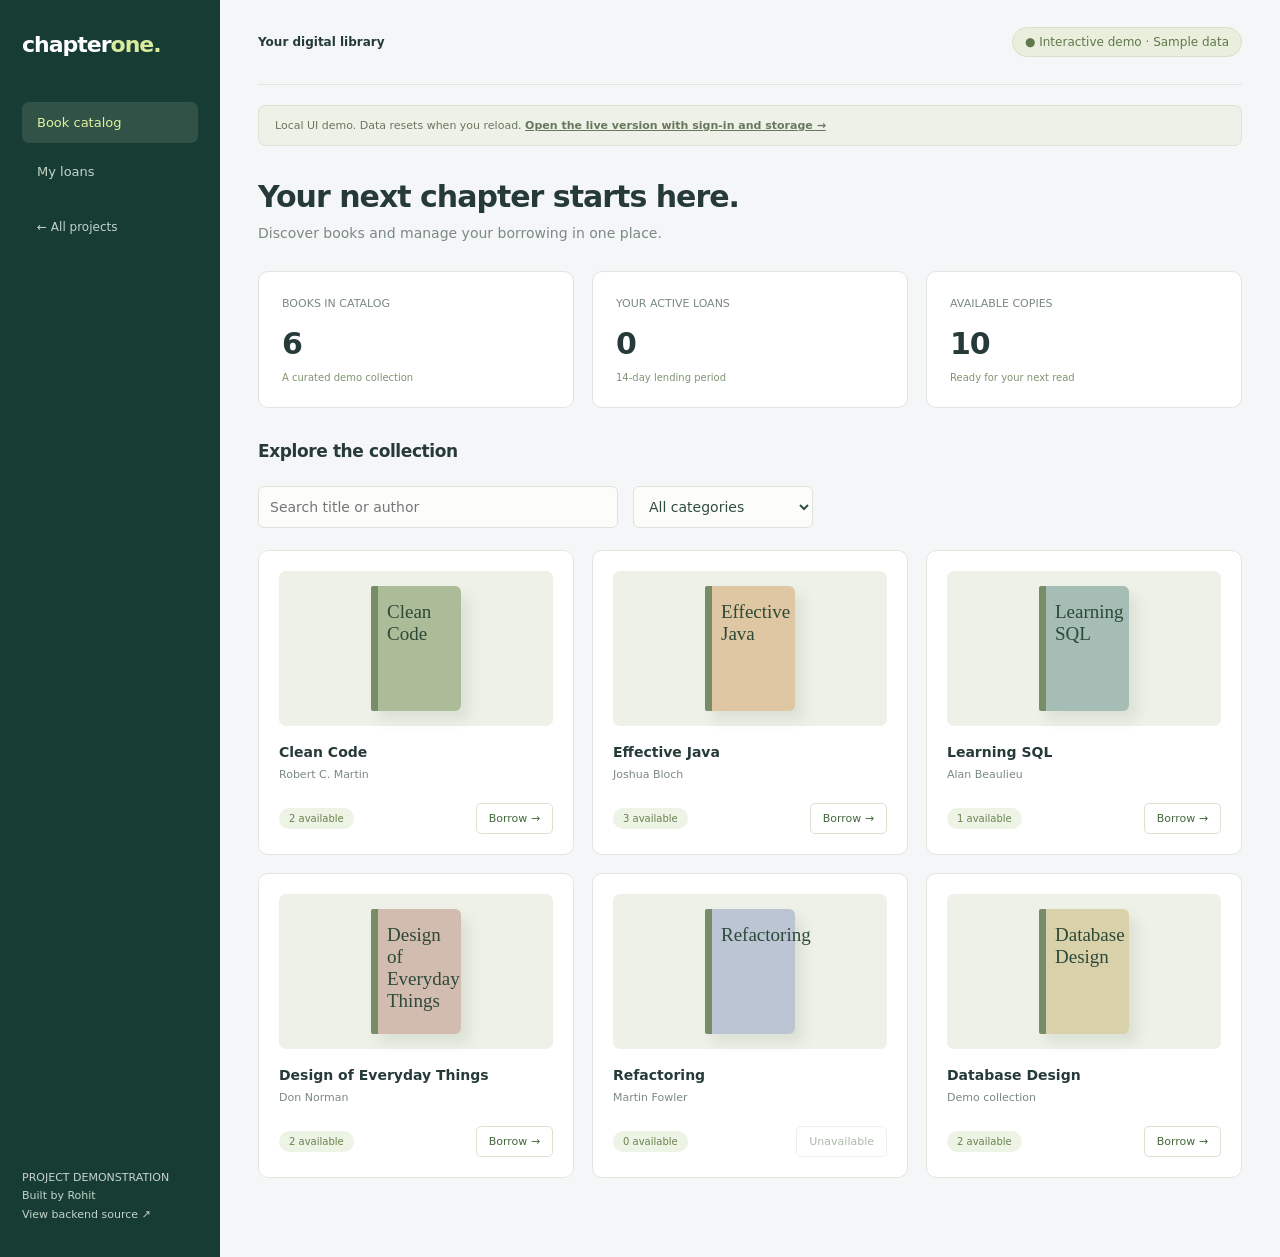
<file: showcase/library/index.html>
<!doctype html><html lang="en"><head><meta charset="utf-8"><meta name="viewport" content="width=device-width,initial-scale=1"><title>Library | Rohit’s project demo</title><style>*{box-sizing:border-box}body{margin:0;background:#f4f6f8;color:#263b39;font:14px system-ui,sans-serif}button,input,select{font:inherit}button,a{cursor:pointer}button{border:0;background:none;color:inherit}a{color:inherit;text-decoration:none}button:focus-visible,a:focus-visible,input:focus-visible{outline:3px solid #b0cc70;outline-offset:3px}.layout{display:grid;grid-template-columns:220px 1fr;min-height:100vh}aside{background:#173c34;color:#c4d4ca;padding:32px 22px;display:flex;flex-direction:column}.brand{font-size:22px;font-weight:750;color:white;letter-spacing:-1px;margin-bottom:45px}.brand span{color:#d9eb9c}aside button{display:block;text-align:left;padding:13px 15px;margin-bottom:8px;border-radius:7px;width:100%;font-size:13px}aside button.active{background:#315247;color:#e2f29e}aside small{margin-top:auto;font-size:11px;line-height:1.7;padding-top:40px}.workspace{padding:0 38px 45px;max-width:1500px;width:100%;margin:auto}.top{display:flex;justify-content:space-between;align-items:center;height:85px;border-bottom:1px solid #dfe5df;font-size:12px}.top span{background:#e9efdc;border:1px solid #d7e1c8;padding:7px 12px;border-radius:20px;color:#60784b}.heading{display:flex;align-items:center;justify-content:space-between;margin:33px 0 25px}h1{font-size:30px;letter-spacing:-1px;margin:0 0 8px;font-weight:650}p{color:#7b8983;line-height:1.7;margin:0}.primary{background:#244e40;color:white;border-radius:6px;padding:12px 18px;font-size:12px}.stats{display:grid;grid-template-columns:repeat(3,1fr);gap:18px}.stat,.panel{background:white;border:1px solid #e0e6df;border-radius:10px;padding:23px}.stat p{font-size:11px}.stat strong{font-size:30px;display:block;margin:13px 0 7px;letter-spacing:-1px}.stat small{color:#7f9472;font-size:10px}.columns{display:grid;grid-template-columns:1.6fr 1fr;gap:22px;margin:24px 0}h2{font-size:17px;letter-spacing:-.4px;margin:0 0 23px}.account{background:linear-gradient(130deg,#234b3d,#53715a);border-radius:12px;color:white;padding:25px;min-height:185px;position:relative;overflow:hidden}.account:after{content:'';position:absolute;width:200px;height:200px;border:1px solid #ffffff20;border-radius:50%;right:-50px;top:-70px}.account small{color:#c4d7b6;font-size:10px;letter-spacing:1px}.account strong{display:block;font-size:31px;margin:18px 0 22px}.account p{color:#d7e3d2;font-size:10px;display:flex;justify-content:space-between}.quick{display:flex;gap:9px;margin-top:20px}.quick button{border:1px solid #dae3d6;border-radius:6px;padding:11px;flex:1;font-size:11px}.fields{display:grid;gap:15px}label{display:grid;gap:7px;font-size:11px;color:#75877a}input,select{padding:11px;border:1px solid #dce4d7;border-radius:6px;background:#fcfdfb;min-width:0;width:100%;color:#304d41}.hint{font-size:10px;color:#8a978c;line-height:1.7;margin-top:15px}.table-wrap{overflow:auto}table{border-collapse:collapse;width:100%;text-align:left;font-size:12px;white-space:nowrap}th{background:#f7f9f5;color:#82917d;font-size:10px;font-weight:500}td,th{padding:15px 12px;border-bottom:1px solid #edf0e9}td small{font-size:10px;color:#8a9786}.pill{border-radius:20px;background:#edf3e5;color:#69824f;font-size:10px;padding:5px 10px}.negative{color:#a26e56}.positive{color:#63854c}#notice{color:#426342;min-height:22px;font-size:12px;margin-top:12px}.section[hidden]{display:none}.catalog{display:grid;grid-template-columns:repeat(3,1fr);gap:18px;margin-top:22px}.book-card{border:1px solid #e1e7dd;border-radius:10px;background:white;padding:20px}.cover{height:155px;display:flex;justify-content:center;align-items:center;background:#eef1e7;margin-bottom:18px;border-radius:7px}.cover div{width:90px;height:125px;background:#a9b697;border-left:7px solid #778c67;border-radius:2px 6px 6px 2px;box-shadow:8px 9px 13px #364d391a;padding:15px 9px;font:19px Georgia;color:#2d4938}.book-card h3{font-size:14px;margin:0 0 6px}.book-card p{font-size:11px}.book-card .bottom{display:flex;justify-content:space-between;align-items:center;margin-top:18px}.book-card button{font-size:11px;color:#456a3d;border:1px solid #d9e3cf;padding:8px 12px;border-radius:5px}.book-card button:disabled{opacity:.45;cursor:default}.toolbar{display:flex;gap:15px}.toolbar input{max-width:360px}.demo-note{background:#edf1e7;border:1px solid #dce4d3;padding:13px 16px;border-radius:7px;font-size:11px;color:#68785e;margin:20px 0}.empty{padding:20px;color:#7b8983} @media(max-width:900px){.layout{grid-template-columns:175px 1fr}.workspace{padding:0 20px 30px}.columns{grid-template-columns:1fr}.catalog{grid-template-columns:repeat(2,1fr)}.stat{padding:16px}.stat strong{font-size:23px}}@media(max-width:600px){.layout{display:block}aside{padding:17px;display:block}.brand{margin:0 0 15px}aside button{display:inline-block;width:auto;margin:0;padding:10px}aside small{display:none}.workspace{padding:0 17px 30px}.top{height:65px}.heading{gap:15px}h1{font-size:24px}.stats{gap:8px}.stat{padding:12px}.stat strong{font-size:21px}.stat small{font-size:9px}.catalog{grid-template-columns:1fr}.panel{padding:18px}.toolbar{flex-direction:column}.heading .primary{padding:10px}.top span{font-size:10px}}
</style></head><body><div class="layout"><aside><a class="brand" href="/library/">chapter<span>one.</span></a><button data-tab="catalog" class="active">Book catalog</button><button data-tab="loans" class="">My loans</button><a href="/" style="display:block;font-size:12px;padding:20px 15px">← All projects</a><small>PROJECT DEMONSTRATION<br>Built by Rohit<br><a href="https://github.com/rohit-dev45/library-management" target="_blank" rel="noopener noreferrer">View backend source ↗</a></small></aside><main class="workspace"><header class="top"><b>Your digital library</b><span>● Interactive demo · Sample data</span></header><div class="demo-note">Local UI demo. Data resets when you reload. <a href="https://rohit-full-stack-projects-e2cbb008.base44.app/library" style="text-decoration:underline;font-weight:bold">Open the live version with sign-in and storage →</a></div><div class="heading"><div><h1>Your next chapter starts here.</h1><p>Discover books and manage your borrowing in one place.</p></div></div><div class="stats"><div class="stat"><p>BOOKS IN CATALOG</p><strong>6</strong><small>A curated demo collection</small></div><div class="stat"><p>YOUR ACTIVE LOANS</p><strong id="loan-count">0</strong><small>14-day lending period</small></div><div class="stat"><p>AVAILABLE COPIES</p><strong id="copy-count"></strong><small>Ready for your next read</small></div></div><section class="section" id="catalog"><div class="heading"><h2 style="margin:0">Explore the collection</h2></div><div class="toolbar"><input id="search" placeholder="Search title or author" aria-label="Search books"><select id="category" style="max-width:180px" aria-label="Category"><option>All categories</option><option>Programming</option><option>Database</option><option>Design</option></select></div><div class="catalog" id="books"></div></section><section class="section panel" id="loans" hidden style="margin-top:24px"><h2>Your borrowing history</h2><div class="table-wrap"><table><thead><tr><th>BOOK</th><th>BORROWED</th><th>DUE</th><th>STATUS</th><th>ACTION</th></tr></thead><tbody id="loan-list"></tbody></table></div></section><div id="notice" role="status" aria-live="polite"></div></main></div><script>const books=[{id:1,title:'Clean Code',author:'Robert C. Martin',category:'Programming',copies:2,color:'#acbc98'},{id:2,title:'Effective Java',author:'Joshua Bloch',category:'Programming',copies:3,color:'#dec7a2'},{id:3,title:'Learning SQL',author:'Alan Beaulieu',category:'Database',copies:1,color:'#a6bdb5'},{id:4,title:'Design of Everyday Things',author:'Don Norman',category:'Design',copies:2,color:'#d2bbaf'},{id:5,title:'Refactoring',author:'Martin Fowler',category:'Programming',copies:0,color:'#bbc5d4'},{id:6,title:'Database Design',author:'Demo collection',category:'Database',copies:2,color:'#d8d1aa'}];let loans=[];const el=id=>document.getElementById(id);function render(){el('copy-count').textContent=books.reduce((s,b)=>s+b.copies,0);el('loan-count').textContent=loans.filter(l=>!l.returned).length;const query=el('search').value.toLowerCase(),category=el('category').value;const shown=books.filter(b=>(b.title+' '+b.author).toLowerCase().includes(query)&&(category==='All categories'||b.category===category));el('books').innerHTML=shown.map(b=>{const borrowed=loans.some(l=>l.bookId===b.id&&!l.returned);return `<article class="book-card"><div class="cover"><div style="background:${b.color}">${b.title}</div></div><h3>${b.title}</h3><p>${b.author}</p><div class="bottom"><span class="pill">${b.copies} available</span><button data-borrow="${b.id}" ${borrowed||b.copies===0?'disabled':''}>${borrowed?'Borrowed':b.copies===0?'Unavailable':'Borrow →'}</button></div></article>`}).join('')||'<p class="empty">No books match your search.</p>';el('loan-list').innerHTML=loans.map((l,i)=>`<tr><td>${books.find(b=>b.id===l.bookId).title}</td><td>${l.start}</td><td>${l.due}</td><td><span class="pill">${l.returned?'Returned':'Active'}</span></td><td>${l.returned?'—':`<button class="primary" data-return="${i}">Return book</button>`}</td></tr>`).join('')||'<tr><td colspan="5">No loans yet. Browse the catalog to borrow a book.</td></tr>'}el('search').oninput=render;el('category').onchange=render;el('books').onclick=e=>{const target=e.target.closest('[data-borrow]');if(!target)return;const b=books.find(b=>b.id===Number(target.dataset.borrow));if(!b||b.copies<1||loans.some(l=>l.bookId===b.id&&!l.returned))return;b.copies--;const now=new Date(),due=new Date(now);due.setDate(due.getDate()+14);loans.push({bookId:b.id,start:now.toLocaleDateString('en-IN'),due:due.toLocaleDateString('en-IN'),returned:false});render();el('notice').textContent=b.title+' borrowed. Due in 14 days.'};el('loan-list').onclick=e=>{const target=e.target.closest('[data-return]');if(!target)return;const l=loans[Number(target.dataset.return)];if(!l||l.returned)return;l.returned=true;books.find(b=>b.id===l.bookId).copies++;render();el('notice').textContent='Book returned. Availability updated.'};render();
document.querySelectorAll('[data-tab]').forEach(button=>button.onclick=()=>{document.querySelectorAll('[data-tab]').forEach(b=>b.classList.toggle('active',b===button));document.getElementById("catalog").hidden=button.dataset.tab!=="catalog";document.getElementById("loans").hidden=button.dataset.tab!=="loans";});</script></body></html>
</file>
